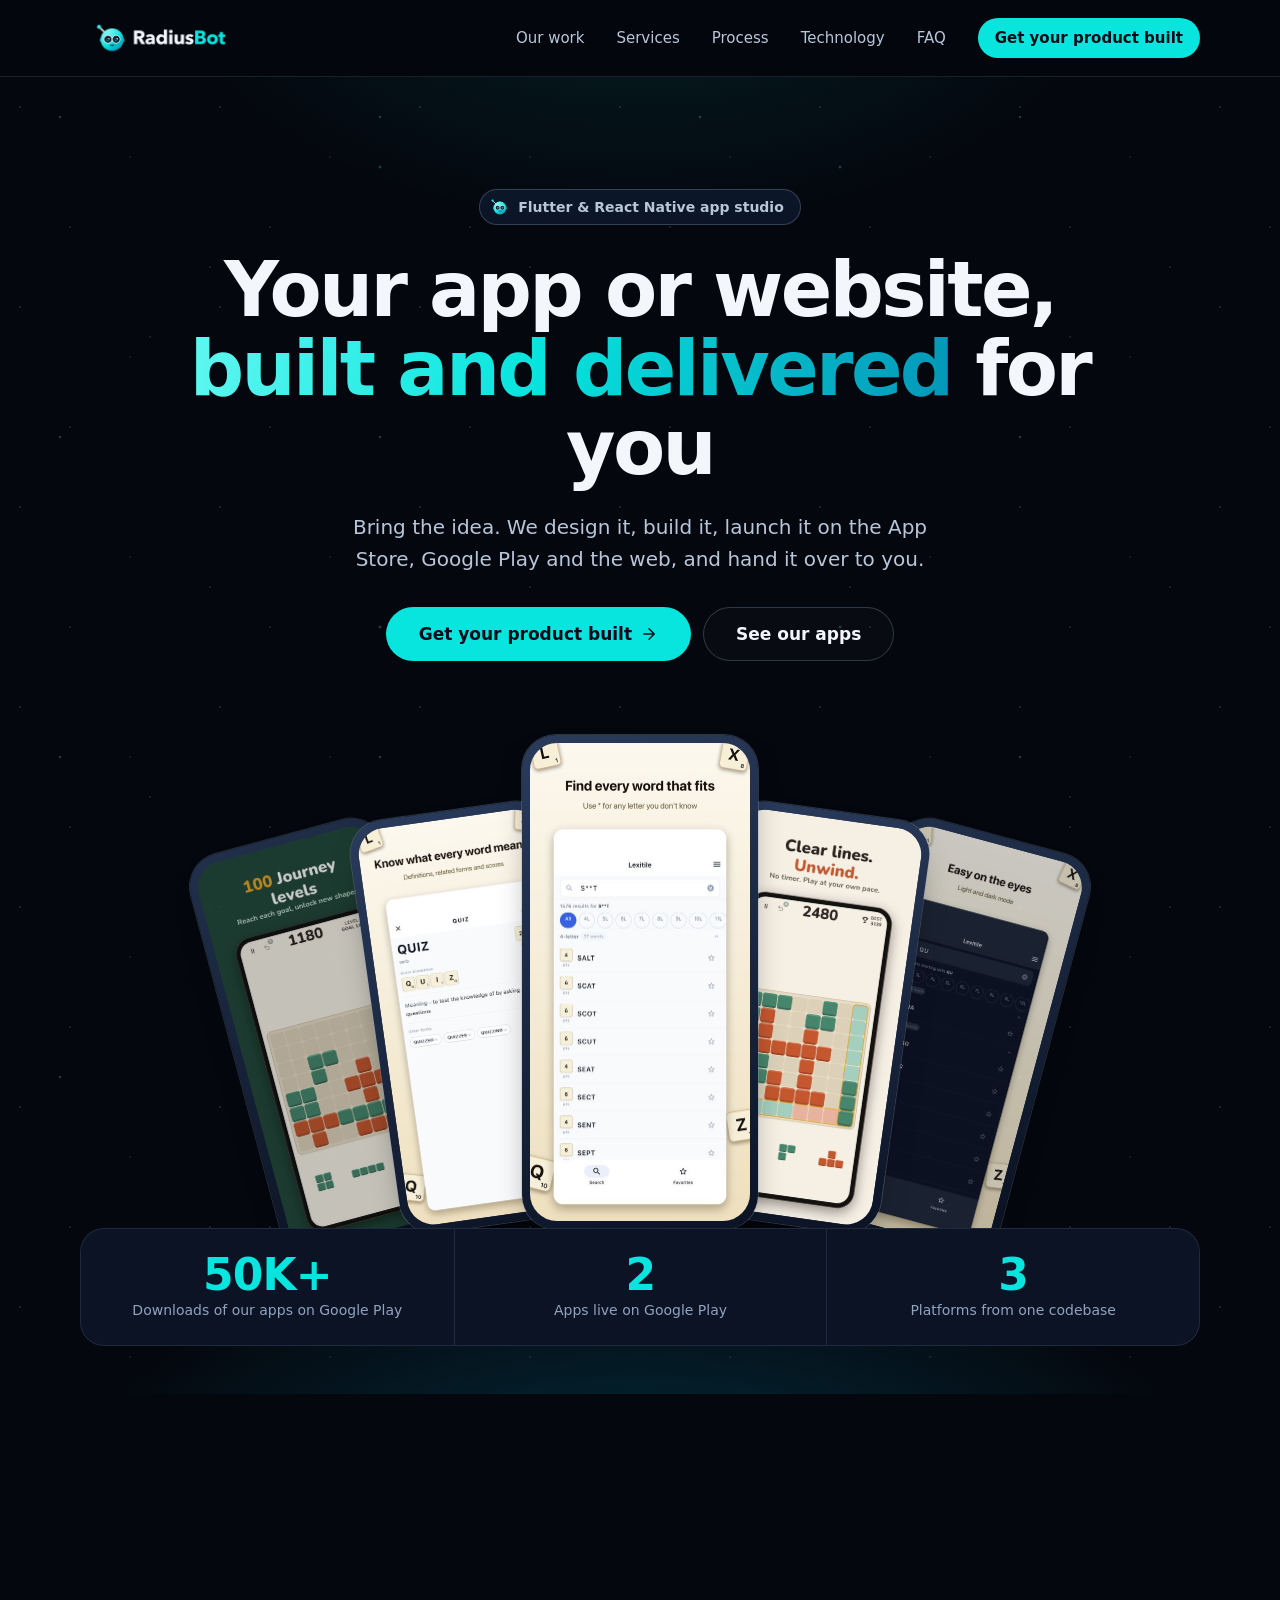
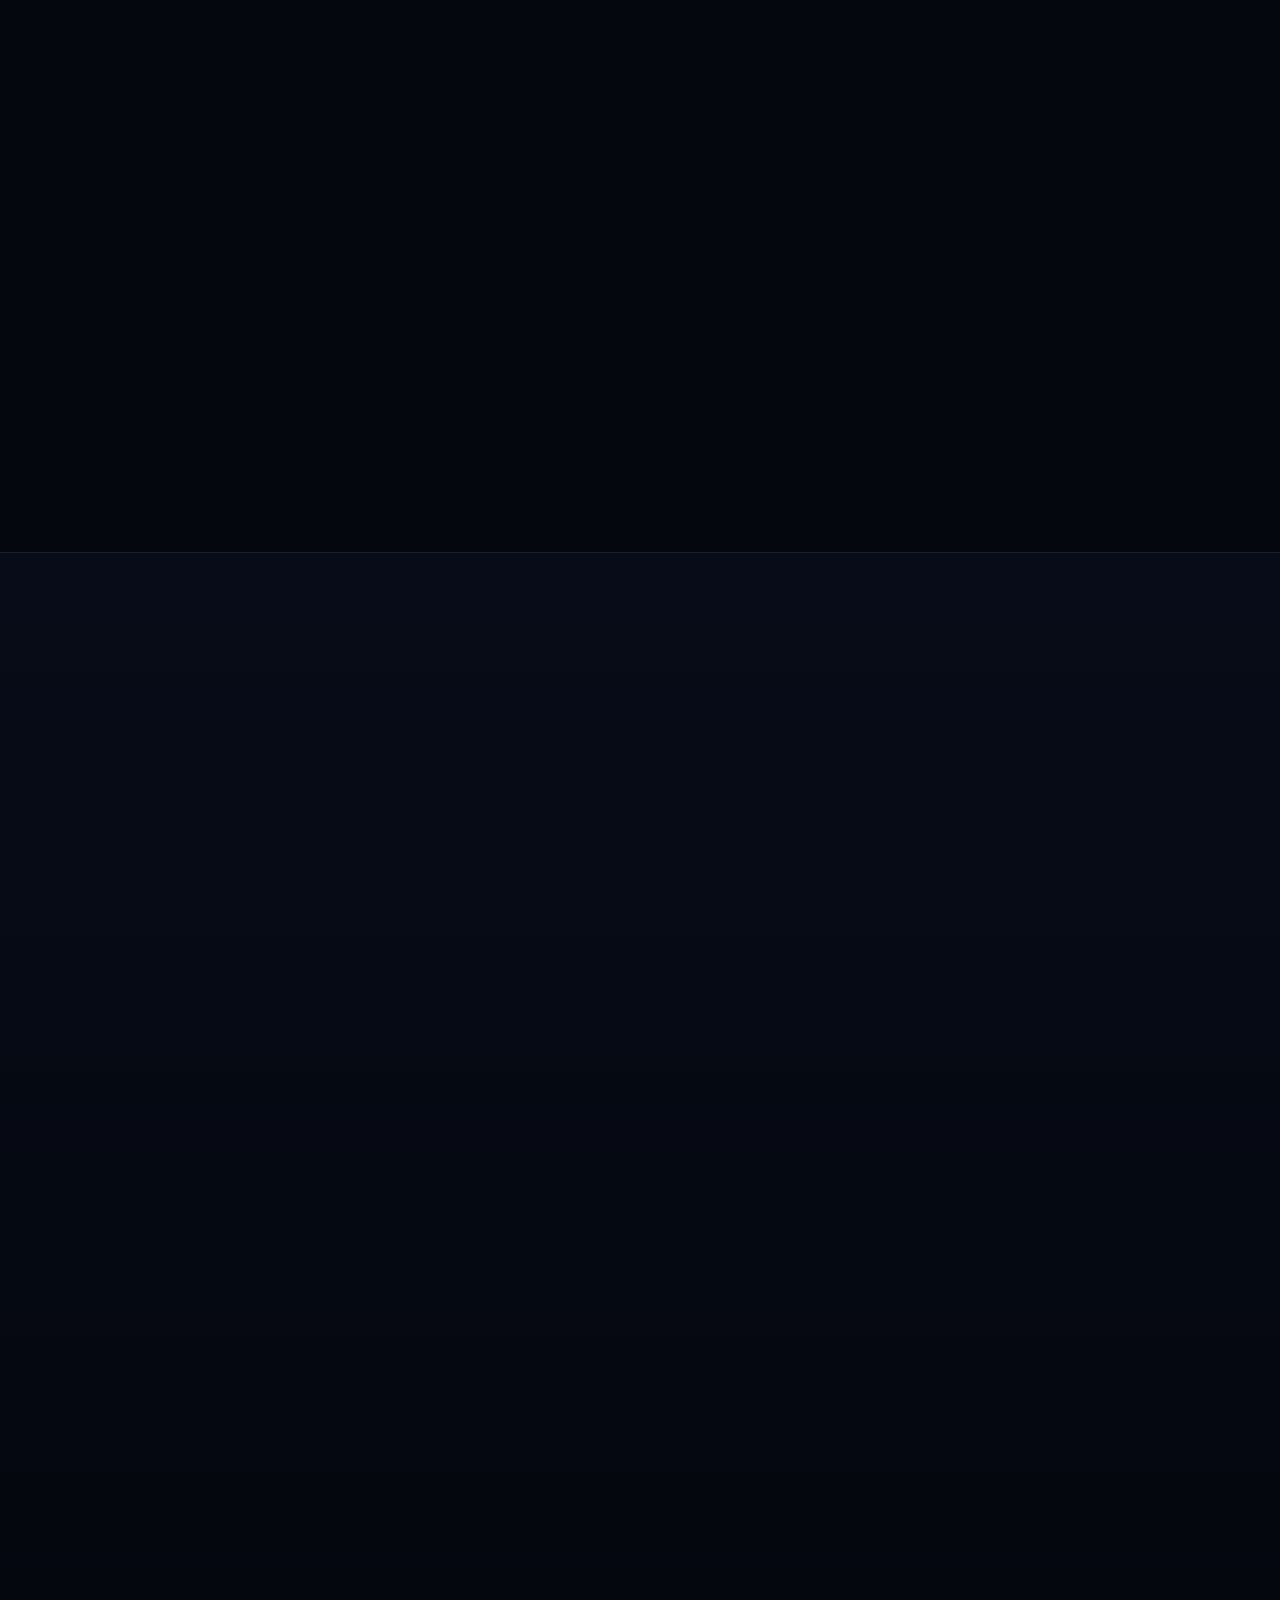
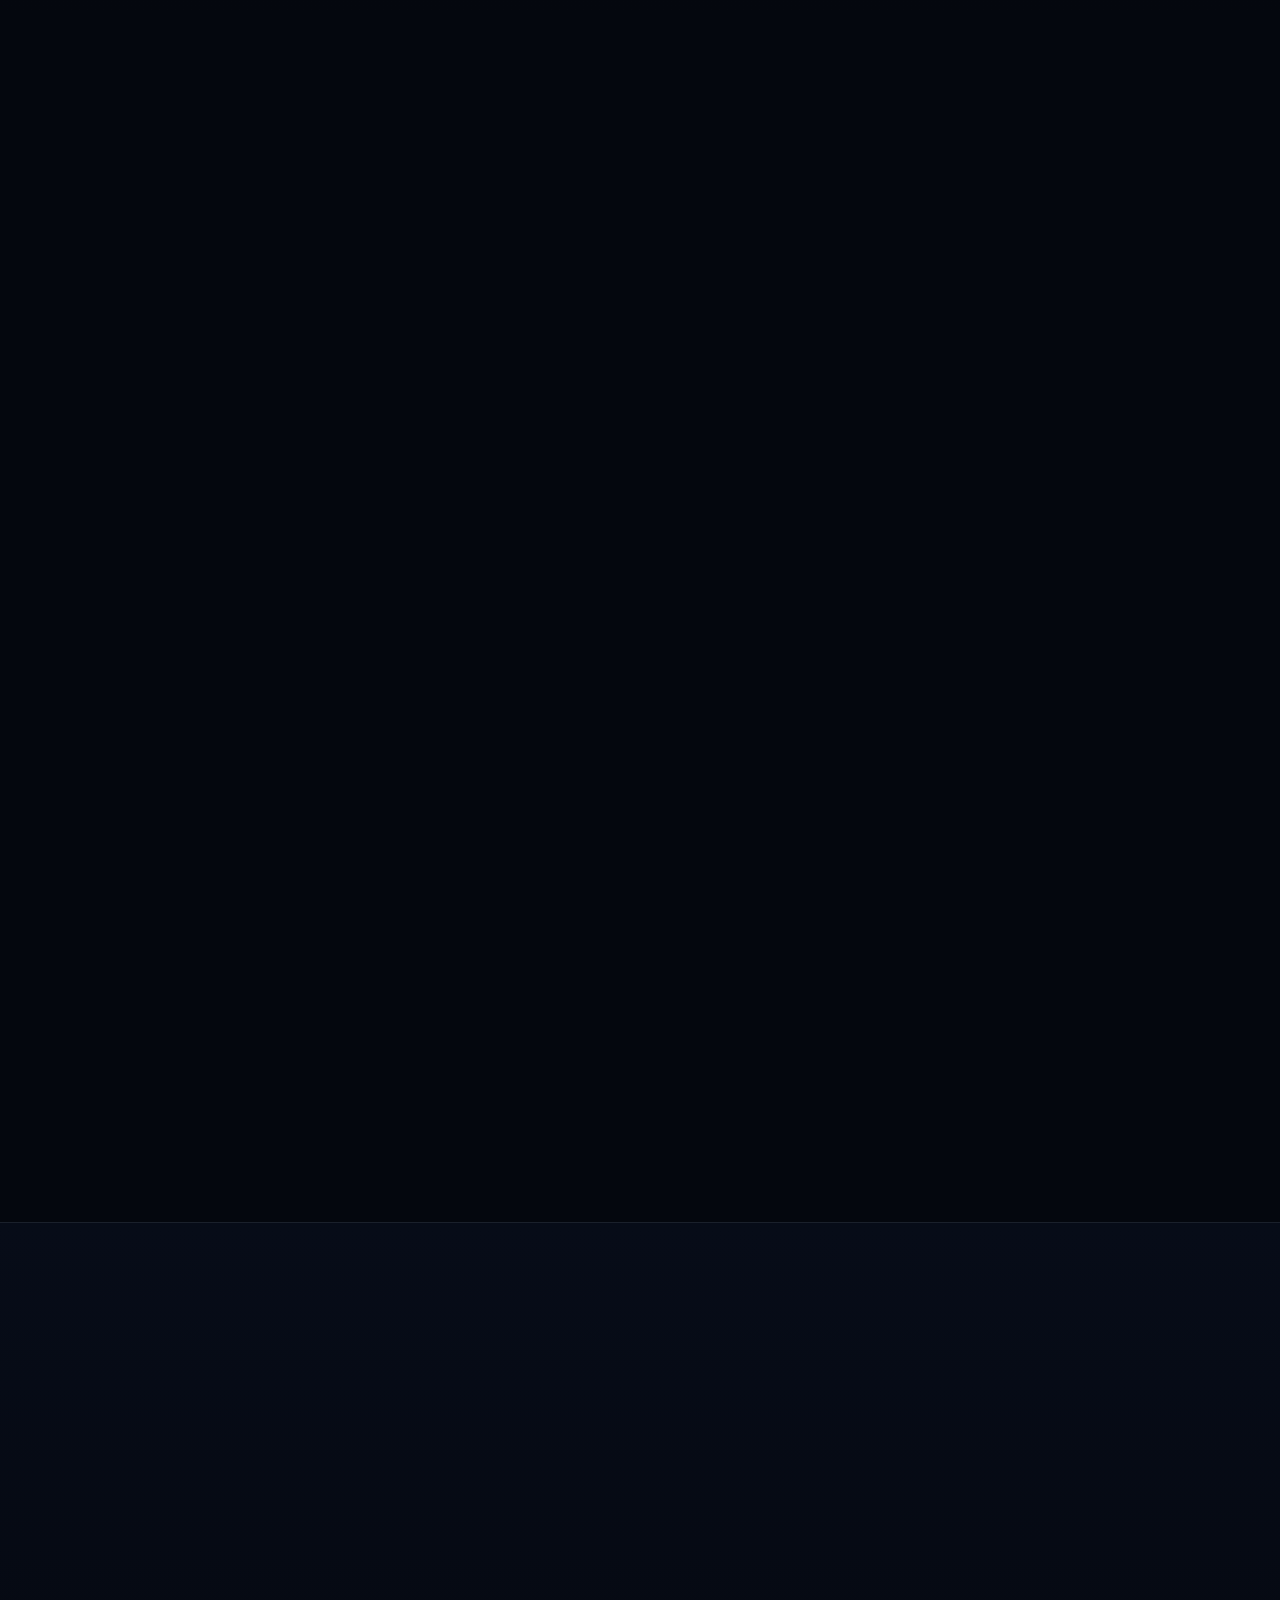
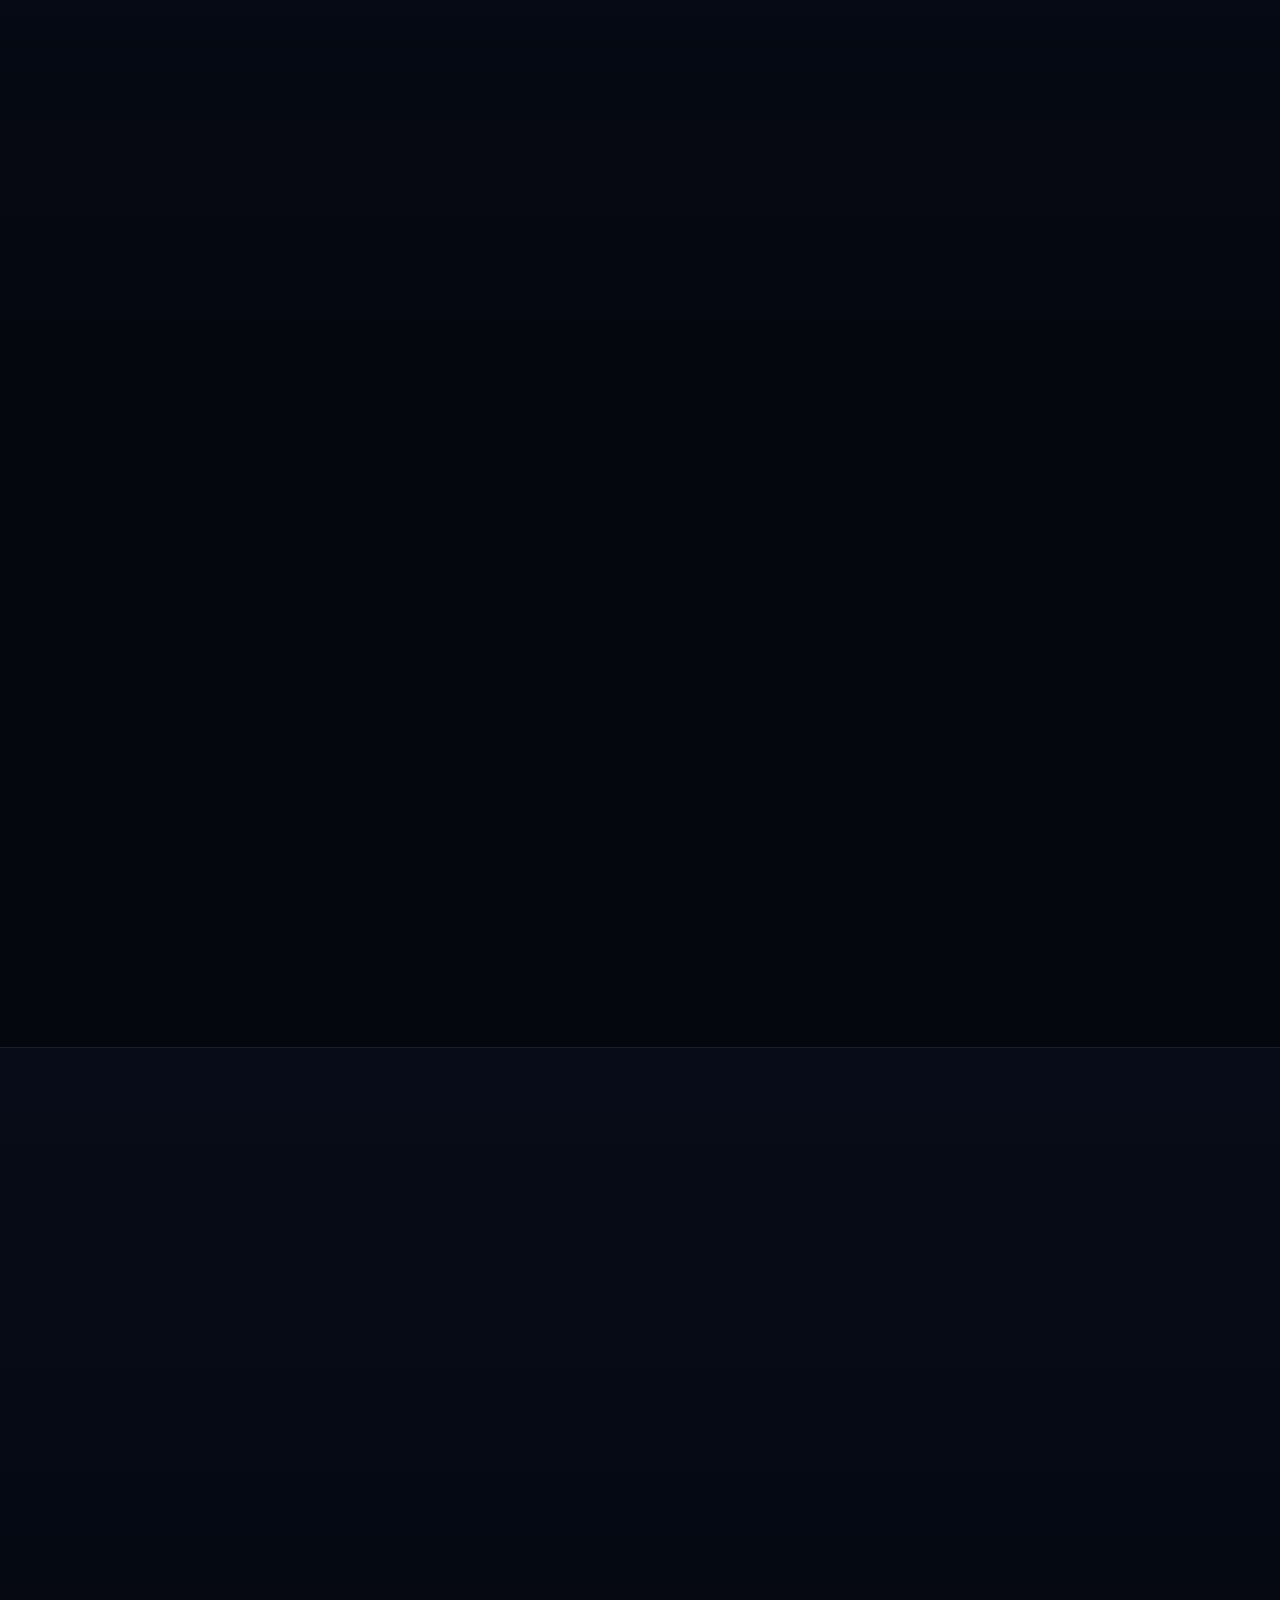
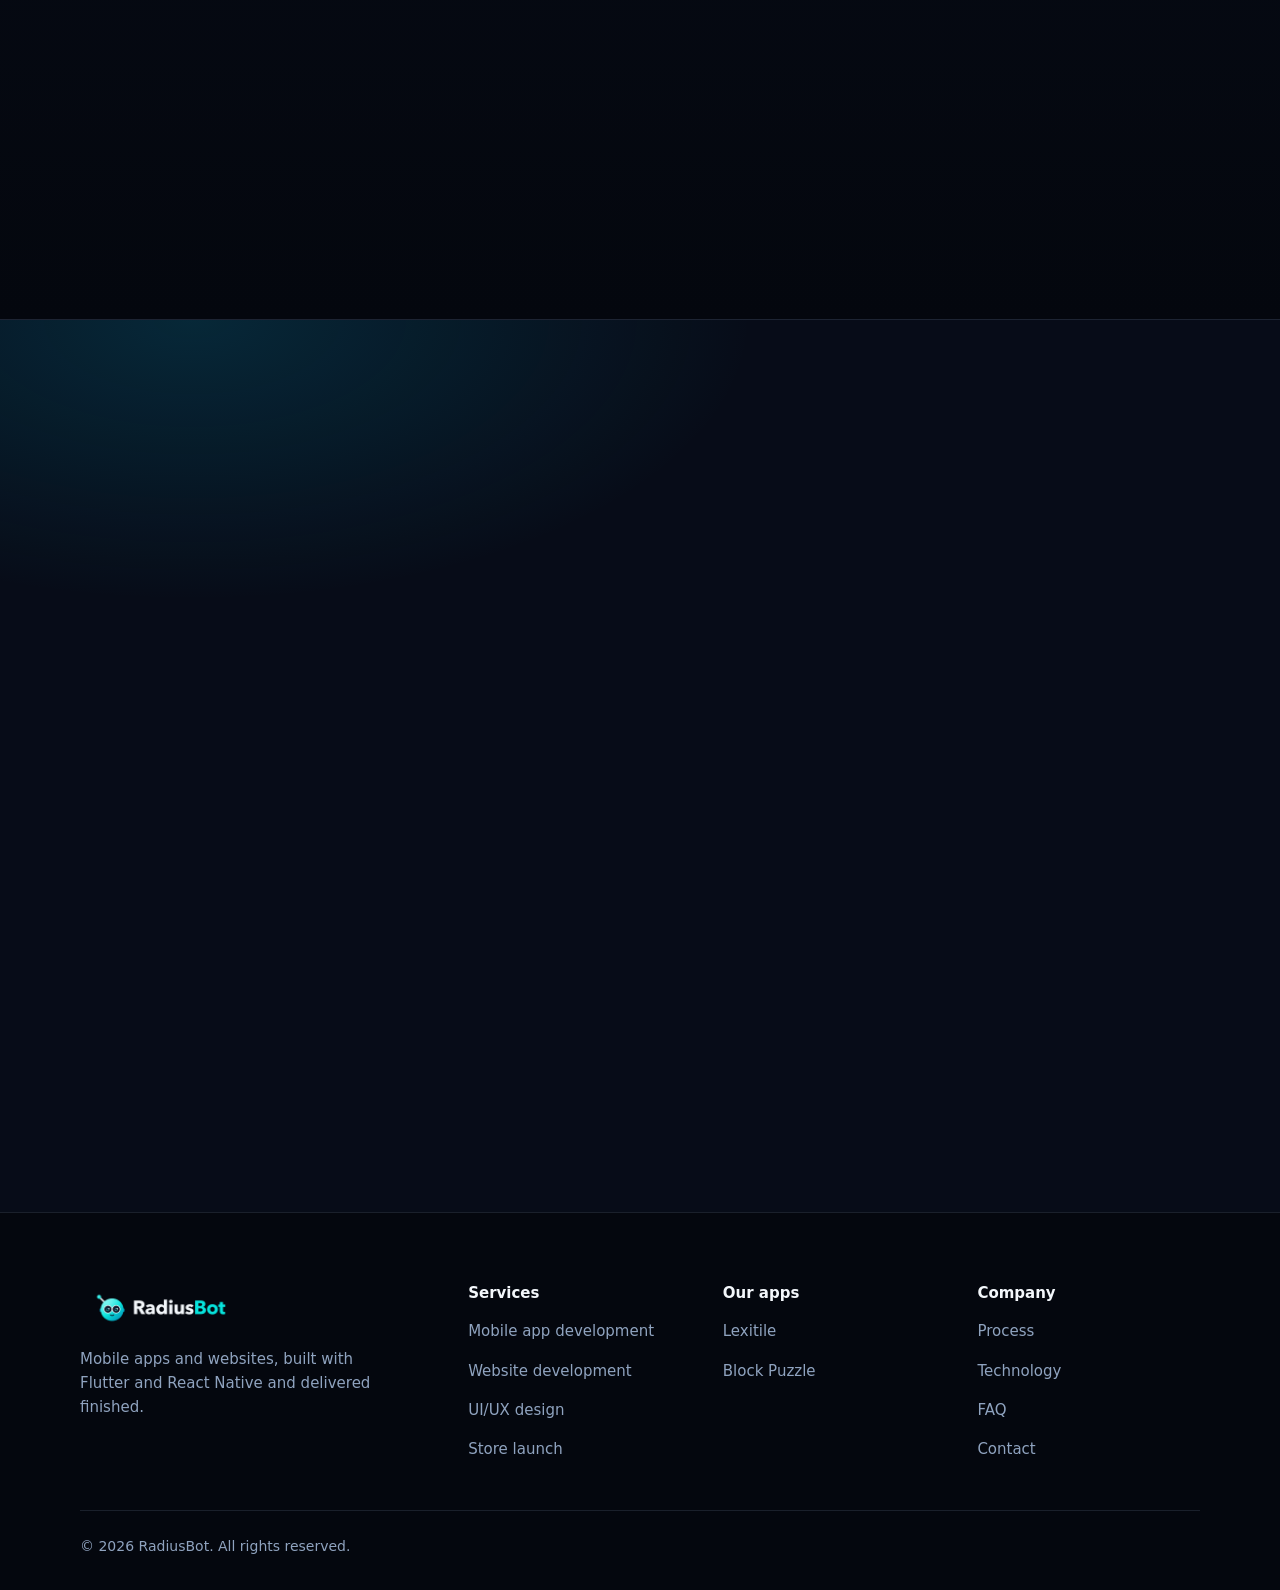
<file: index.html>
<!DOCTYPE html>
<html lang="en">
<head>
    <meta charset="UTF-8">
    <meta name="viewport" content="width=device-width, initial-scale=1">
    <title>RadiusBot | Flutter &amp; React Native App and Website Development</title>
    <meta name="description" content="RadiusBot builds mobile apps and websites with Flutter and React Native, from design to App Store and Google Play launch. Makers of Lexitile and Block Puzzle.">
    <link rel="canonical" href="https://radiusbot.com/">
    <meta name="robots" content="index, follow, max-image-preview:large">
    <meta name="theme-color" content="#070C18">
    <meta http-equiv="Content-Security-Policy" content="default-src 'self'; img-src 'self' data:; style-src 'self'; script-src 'self'; connect-src https://formsubmit.co; form-action https://formsubmit.co mailto:; base-uri 'self'; object-src 'none'">

    <!-- Browser tab and Google Search icon (Google wants a multiple of 48px). -->
    <link rel="icon" href="/assets/favicon-96.png" type="image/png" sizes="96x96">
    <link rel="icon" href="/favicon.ico" sizes="48x48">
    <link rel="icon" href="/favicon.svg" type="image/svg+xml">
    <link rel="icon" href="/assets/icon-192.png" type="image/png" sizes="192x192">
    <link rel="apple-touch-icon" href="/assets/apple-touch-icon.png">
    <link rel="manifest" href="/site.webmanifest">

    <!-- Link previews -->
    <meta property="og:type" content="website">
    <meta property="og:site_name" content="RadiusBot">
    <meta property="og:title" content="RadiusBot | Flutter &amp; React Native App and Website Development">
    <meta property="og:description" content="We build your mobile app or website and deliver it finished: designed, built, launched on the stores and looked after.">
    <meta property="og:url" content="https://radiusbot.com/">
    <meta property="og:image" content="https://radiusbot.com/assets/og-image.png">
    <meta property="og:image:width" content="1200">
    <meta property="og:image:height" content="630">
    <meta property="og:image:alt" content="RadiusBot logo">
    <meta property="og:locale" content="en_US">
    <meta name="twitter:card" content="summary_large_image">
    <meta name="twitter:title" content="RadiusBot | Flutter &amp; React Native App and Website Development">
    <meta name="twitter:description" content="We build your mobile app or website and deliver it finished: designed, built, launched on the stores and looked after.">
    <meta name="twitter:image" content="https://radiusbot.com/assets/og-image.png">

    <!-- Structured data: who we are, what we offer, our apps, and the FAQ. -->
    <script type="application/ld+json">
    {
        "@context": "https://schema.org",
        "@graph": [
            {
                "@type": "Organization",
                "@id": "https://radiusbot.com/#organization",
                "name": "RadiusBot",
                "url": "https://radiusbot.com/",
                "logo": {
                    "@type": "ImageObject",
                    "url": "https://radiusbot.com/assets/icon-512.png",
                    "width": 512,
                    "height": 512
                },
                "description": "RadiusBot builds mobile apps and websites with Flutter and React Native, from design to App Store and Google Play launch.",
                "knowsAbout": ["Flutter", "React Native", "Mobile app development", "Website development", "UI/UX design", "In-app purchases and subscriptions"],
                "makesOffer": [
                    { "@type": "Offer", "itemOffered": { "@type": "Service", "name": "Mobile app development", "description": "iPhone and Android apps built with Flutter or React Native." } },
                    { "@type": "Offer", "itemOffered": { "@type": "Service", "name": "Website development", "description": "Fast, search-friendly websites and web apps." } },
                    { "@type": "Offer", "itemOffered": { "@type": "Service", "name": "UI/UX design", "description": "Screens and flows designed and agreed before development." } },
                    { "@type": "Offer", "itemOffered": { "@type": "Service", "name": "App Store and Google Play launch", "description": "Store listings, review and release." } },
                    { "@type": "Offer", "itemOffered": { "@type": "Service", "name": "App and website maintenance", "description": "Optional ongoing updates, fixes and support for new phone and browser versions after handover." } }
                ]
            },
            {
                "@type": "WebSite",
                "@id": "https://radiusbot.com/#website",
                "name": "RadiusBot",
                "url": "https://radiusbot.com/",
                "publisher": { "@id": "https://radiusbot.com/#organization" },
                "inLanguage": "en"
            },
            {
                "@type": "MobileApplication",
                "name": "Lexitile - Scrabble Dictionary",
                "operatingSystem": "Android",
                "applicationCategory": "ReferenceApplication",
                "description": "Offline word finder and dictionary with wildcard and prefix search, definitions and tile scores.",
                "url": "https://play.google.com/store/apps/details?id=com.financialfreedom.scabble",
                "image": "https://radiusbot.com/assets/apps/lexitile-icon.png",
                "author": { "@id": "https://radiusbot.com/#organization" },
                "offers": { "@type": "Offer", "price": "0", "priceCurrency": "USD" }
            },
            {
                "@type": "MobileApplication",
                "name": "Block Puzzle - Supreme",
                "operatingSystem": "Android",
                "applicationCategory": "GameApplication",
                "description": "A calm 8x8 block puzzle with Journey and Classic modes, no timer, and offline play.",
                "url": "https://play.google.com/store/apps/details?id=com.radiusbot.blockpuzzle",
                "image": "https://radiusbot.com/assets/apps/blockpuzzle-icon.png",
                "author": { "@id": "https://radiusbot.com/#organization" },
                "offers": { "@type": "Offer", "price": "0", "priceCurrency": "USD" }
            },
            {
                "@type": "FAQPage",
                "mainEntity": [
                    { "@type": "Question", "name": "What does RadiusBot build?", "acceptedAnswer": { "@type": "Answer", "text": "Mobile apps for iPhone and Android, and websites. We design, build and launch them, then hand them over to you, with ongoing maintenance if you want it." } },
                    { "@type": "Question", "name": "Which technologies do you use?", "acceptedAnswer": { "@type": "Answer", "text": "Flutter and React Native. Both let one codebase run on iPhone, Android and the web, so you get every platform without paying for three separate apps." } },
                    { "@type": "Question", "name": "Do I need to hire or manage developers?", "acceptedAnswer": { "@type": "Answer", "text": "No. We deliver a finished, working product. You tell us what you want, review the designs and test versions, and we take care of the rest." } },
                    { "@type": "Question", "name": "Will you publish my app on the App Store and Google Play?", "acceptedAnswer": { "@type": "Answer", "text": "Yes. We prepare the store listing, screenshots and privacy details, and take the app through Apple and Google review." } },
                    { "@type": "Question", "name": "Can my app have subscriptions or in-app purchases?", "acceptedAnswer": { "@type": "Answer", "text": "Yes. We set up subscriptions, free trials and one-time purchases on both stores, like the ones in our own app Lexitile." } },
                    { "@type": "Question", "name": "What happens after launch?", "acceptedAnswer": { "@type": "Answer", "text": "You own everything: the app or website, its code, and the store and hosting accounts. If you'd like us to keep looking after it, we offer ongoing maintenance: updates, fixes and support for new phone and browser versions." } },
                    { "@type": "Question", "name": "How do we get started?", "acceptedAnswer": { "@type": "Answer", "text": "Send us a message through the form on this page. We reply within one business day with questions and next steps." } }
                ]
            }
        ]
    }
    </script>

    <link rel="preload" as="image" href="/assets/apps/lexitile-search.jpg">
    <link rel="stylesheet" href="/styles.css?v=0fb90d191b">
    <script src="/main.js?v=95db115299" defer></script>
</head>
<body>
    <!-- Icon sprite: 24px grid, 2px stroke. -->
    <svg class="sprite" aria-hidden="true">
        <symbol id="i-arrow" viewBox="0 0 24 24"><path d="M5 12h14M12 5l7 7-7 7"/></symbol>
        <symbol id="i-check" viewBox="0 0 24 24"><path d="M20 6 9 17l-5-5"/></symbol>
        <symbol id="i-globe" viewBox="0 0 24 24"><circle cx="12" cy="12" r="10"/><path d="M12 2a14.5 14.5 0 0 0 0 20 14.5 14.5 0 0 0 0-20M2 12h20"/></symbol>
        <symbol id="i-phone" viewBox="0 0 24 24"><rect x="5" y="2" width="14" height="20" rx="3"/><path d="M11 18h2"/></symbol>
        <symbol id="i-shield" viewBox="0 0 24 24"><path d="M12 22s8-3.5 8-10V5l-8-3-8 3v7c0 6.5 8 10 8 10z"/><path d="m9 12 2 2 4-4"/></symbol>
        <symbol id="i-send" viewBox="0 0 24 24"><path d="m22 2-7 20-4-9-9-4 20-7zM22 2 11 13"/></symbol>
        <symbol id="i-menu" viewBox="0 0 24 24"><path d="M4 6h16M4 12h16M4 18h16"/></symbol>
        <symbol id="i-close" viewBox="0 0 24 24"><path d="M18 6 6 18M6 6l12 12"/></symbol>
        <symbol id="i-clock" viewBox="0 0 24 24"><circle cx="12" cy="12" r="10"/><path d="M12 6v6l4 2"/></symbol>
        <symbol id="i-play" viewBox="0 0 24 24"><path class="fill" d="M6 3.5v17a1 1 0 0 0 1.5.86l14-8.5a1 1 0 0 0 0-1.72l-14-8.5A1 1 0 0 0 6 3.5z"/></symbol>
        <symbol id="i-pen" viewBox="0 0 24 24"><path d="M12 20h9"/><path d="M16.5 3.5a2.1 2.1 0 0 1 3 3L7 19l-4 1 1-4z"/></symbol>
        <symbol id="i-rocket" viewBox="0 0 24 24"><path d="M4.5 16.5c-1.5 1.26-2 5-2 5s3.74-.5 5-2c.71-.84.7-2.13-.09-2.91a2.18 2.18 0 0 0-2.91-.09z"/><path d="m12 15-3-3a22 22 0 0 1 2-3.95A12.88 12.88 0 0 1 22 2c0 2.72-.78 7.5-6 11a22.35 22.35 0 0 1-4 2z"/><path d="M9 12H4s.55-3.03 2-4c1.62-1.08 5 0 5 0M12 15v5s3.03-.55 4-2c1.08-1.62 0-5 0-5"/></symbol>
        <symbol id="i-card" viewBox="0 0 24 24"><rect x="2" y="5" width="20" height="14" rx="2"/><path d="M2 10h20M6 15h4"/></symbol>
        <symbol id="i-wrench" viewBox="0 0 24 24"><path d="M14.7 6.3a1 1 0 0 0 0 1.4l1.6 1.6a1 1 0 0 0 1.4 0l3.77-3.77a6 6 0 0 1-7.94 7.94l-6.91 6.91a2.12 2.12 0 0 1-3-3l6.91-6.91a6 6 0 0 1 7.94-7.94l-3.76 3.76z"/></symbol>
        <symbol id="i-layers" viewBox="0 0 24 24"><path d="m12 2 10 5-10 5L2 7l10-5z"/><path d="m2 17 10 5 10-5M2 12l10 5 10-5"/></symbol>
        <symbol id="i-box" viewBox="0 0 24 24"><path d="M21 8 12 3 3 8v8l9 5 9-5V8z"/><path d="m3 8 9 5 9-5M12 13v8"/></symbol>
        <symbol id="i-search" viewBox="0 0 24 24"><circle cx="11" cy="11" r="7"/><path d="m21 21-4.3-4.3"/></symbol>
        <symbol id="i-message" viewBox="0 0 24 24"><path d="M21 15a2 2 0 0 1-2 2H7l-4 4V5a2 2 0 0 1 2-2h14a2 2 0 0 1 2 2z"/></symbol>
        <symbol id="i-plus" viewBox="0 0 24 24"><path d="M12 5v14M5 12h14"/></symbol>
        <!-- Framework marks. -->
        <symbol id="logo-flutter" viewBox="0 0 24 24"><path class="fill" d="M14.31 0 2.3 12 6 15.7 21.68.01h-7.37zm.02 11.07L7.86 17.53 14.33 24h7.37l-6.46-6.47 6.46-6.46z"/></symbol>
        <symbol id="logo-react" viewBox="-12 -11 24 22"><circle class="fill" r="2"/><g stroke-width="1"><ellipse rx="11" ry="4.2"/><ellipse rx="11" ry="4.2" transform="rotate(60)"/><ellipse rx="11" ry="4.2" transform="rotate(120)"/></g></symbol>
    </svg>

    <a class="skip-link" href="#main">Skip to content</a>

    <header class="site-header">
        <div class="container header-row">
            <a href="/" class="brand" aria-label="RadiusBot home">
                <img src="/assets/lockup-on-dark.png" width="160" height="48" alt="RadiusBot">
            </a>
            <nav class="nav" aria-label="Main">
                <a href="#work">Our work</a>
                <a href="#services">Services</a>
                <a href="#process">Process</a>
                <a href="#tech">Technology</a>
                <a href="#faq">FAQ</a>
                <a href="#contact" class="button button-primary button-small">Get your product built</a>
            </nav>
            <button class="menu-toggle" type="button" aria-controls="mobile-nav" aria-expanded="false" aria-label="Open menu">
                <svg class="icon" aria-hidden="true"><use href="#i-menu"/></svg>
            </button>
        </div>
        <nav id="mobile-nav" class="mobile-nav" aria-label="Main" hidden>
            <a href="#work">Our work</a>
            <a href="#services">Services</a>
            <a href="#process">Process</a>
            <a href="#tech">Technology</a>
            <a href="#faq">FAQ</a>
            <a href="#contact" class="button button-primary">Get your product built</a>
        </nav>
    </header>

    <main id="main">
        <!-- ================================================================ HERO -->
        <section class="hero" aria-labelledby="hero-title">
            <div class="stars" aria-hidden="true"></div>
            <div class="container hero-inner">
                <p class="pill">
                    <img src="/assets/mark.svg" width="20" height="20" alt="">
                    Flutter &amp; React Native app studio
                </p>
                <h1 id="hero-title">
                    Your app or website,
                    <span class="accent">built and delivered</span>
                    for you
                </h1>
                <p class="hero-sub">
                    Bring the idea. We design it, build it, launch it on the App Store,
                    Google Play and the web, and hand it over to you.
                </p>
                <div class="hero-actions">
                    <a href="#contact" class="button button-primary button-large">
                        Get your product built
                        <svg class="icon" aria-hidden="true"><use href="#i-arrow"/></svg>
                    </a>
                    <a href="#work" class="button button-ghost button-large">See our apps</a>
                </div>
            </div>

            <div class="phone-fan" aria-label="Screens from our apps Lexitile and Block Puzzle">
                <figure class="fan-phone fan-1"><img src="/assets/apps/blockpuzzle-journey.jpg" width="440" height="957" alt="Block Puzzle Journey mode"></figure>
                <figure class="fan-phone fan-2"><img src="/assets/apps/lexitile-word.jpg" width="440" height="957" alt="Lexitile word definition"></figure>
                <figure class="fan-phone fan-3"><img src="/assets/apps/lexitile-search.jpg" width="440" height="957" alt="Lexitile wildcard search"></figure>
                <figure class="fan-phone fan-4"><img src="/assets/apps/blockpuzzle-board.jpg" width="440" height="957" alt="Block Puzzle board"></figure>
                <figure class="fan-phone fan-5"><img src="/assets/apps/lexitile-dark.jpg" width="440" height="957" alt="Lexitile in dark mode"></figure>
            </div>

            <div class="container">
                <dl class="stats">
                    <div class="stat">
                        <dt>Downloads of our apps on Google Play</dt>
                        <dd>50K+</dd>
                    </div>
                    <div class="stat">
                        <dt>Apps live on Google Play</dt>
                        <dd>2</dd>
                    </div>
                    <div class="stat">
                        <dt>Platforms from one codebase</dt>
                        <dd>3</dd>
                    </div>
                </dl>
            </div>
        </section>

        <!-- ============================================================ PROMISE -->
        <section class="promise" aria-labelledby="promise-title">
            <div class="container promise-inner">
                <h2 id="promise-title">A finished product. <span class="muted">Not developers to manage.</span></h2>
                <p>
                    You don't hire anyone or run a team. You tell us what you want, approve the
                    designs, try test versions as we go, and get a working app or website that's
                    live for your customers.
                </p>
                <a href="#process" class="button button-light">See how it works</a>
            </div>
        </section>

        <!-- =============================================================== WORK -->
        <section id="work" class="section" aria-labelledby="work-title">
            <div class="container">
                <div class="section-head split-head">
                    <div>
                        <p class="kicker">Our work</p>
                        <h2 id="work-title">Apps we built, launched and run</h2>
                    </div>
                    <p>Both are live on Google Play, built with Flutter, and looked after by us. Your product gets the same care.</p>
                </div>

                <article class="showcase showcase-lexitile">
                    <div class="showcase-copy">
                        <div class="showcase-title">
                            <img src="/assets/apps/lexitile-icon.png" width="64" height="64" alt="Lexitile app icon" loading="lazy">
                            <div>
                                <h3>Lexitile - Scrabble Dictionary</h3>
                                <p>Word game dictionary</p>
                            </div>
                        </div>
                        <ul class="tags" aria-label="Platforms and technology">
                            <li class="tag tag-accent">Built with Flutter</li>
                            <li class="tag tag-accent">50K+ downloads</li>
                            <li class="tag">Android</li>
                            <li class="tag">Subscriptions</li>
                            <li class="tag">Works offline</li>
                        </ul>
                        <p class="showcase-text">
                            A fast, offline word finder for word game players. Type a pattern,
                            use * for any unknown letter, and see every word that fits, with its
                            meaning and score.
                        </p>
                        <ul class="feature-list">
                            <li><svg class="icon" aria-hidden="true"><use href="#i-search"/></svg>Wildcard and prefix search across 191,454 words</li>
                            <li><svg class="icon" aria-hidden="true"><use href="#i-layers"/></svg>Definitions, related forms and tile-by-tile scores</li>
                            <li><svg class="icon" aria-hidden="true"><use href="#i-card"/></svg>Yearly, weekly and lifetime plans with a free trial</li>
                        </ul>
                        <div class="showcase-actions">
                            <a class="button button-primary" href="https://play.google.com/store/apps/details?id=com.financialfreedom.scabble" target="_blank" rel="noopener">
                                <svg class="icon" aria-hidden="true"><use href="#i-play"/></svg>Get it on Google Play
                            </a>
                            <span class="soon"><svg class="icon" aria-hidden="true"><use href="#i-clock"/></svg>App Store: coming soon</span>
                        </div>
                        <a class="privacy-link" href="https://radiusbot.github.io/lexitile/" target="_blank" rel="noopener">
                            <svg class="icon" aria-hidden="true"><use href="#i-shield"/></svg>Lexitile privacy policy
                        </a>
                    </div>
                    <div class="showcase-media" aria-hidden="true">
                        <img src="/assets/apps/lexitile-tiles.jpg" width="440" height="957" loading="lazy" alt="">
                        <img src="/assets/apps/lexitile-word.jpg" width="440" height="957" loading="lazy" alt="">
                    </div>
                </article>

                <article class="showcase showcase-blockpuzzle">
                    <div class="showcase-copy">
                        <div class="showcase-title">
                            <img src="/assets/apps/blockpuzzle-icon.png" width="64" height="64" alt="Block Puzzle app icon" loading="lazy">
                            <div>
                                <h3>Block Puzzle - Supreme</h3>
                                <p>Casual puzzle game</p>
                            </div>
                        </div>
                        <ul class="tags" aria-label="Platforms and technology">
                            <li class="tag tag-accent">Built with Flutter</li>
                            <li class="tag">Android</li>
                            <li class="tag">Phones &amp; tablets</li>
                            <li class="tag">Works offline</li>
                        </ul>
                        <p class="showcase-text">
                            A calm 8&times;8 block puzzle. Drag pieces onto the board, clear rows
                            and columns, and play at your own pace: no timer, no rush.
                        </p>
                        <ul class="feature-list">
                            <li><svg class="icon" aria-hidden="true"><use href="#i-layers"/></svg>Journey mode with 100 levels, plus endless Classic</li>
                            <li><svg class="icon" aria-hidden="true"><use href="#i-wrench"/></svg>Undo, automatic saving and offline play</li>
                            <li><svg class="icon" aria-hidden="true"><use href="#i-pen"/></svg>Light and dark themes, colorblind patterns</li>
                        </ul>
                        <div class="showcase-actions">
                            <a class="button button-primary" href="https://play.google.com/store/apps/details?id=com.radiusbot.blockpuzzle" target="_blank" rel="noopener">
                                <svg class="icon" aria-hidden="true"><use href="#i-play"/></svg>Get it on Google Play
                            </a>
                            <span class="soon"><svg class="icon" aria-hidden="true"><use href="#i-clock"/></svg>App Store: coming soon</span>
                        </div>
                        <a class="privacy-link" href="https://radiusbot.github.io/blockpuzzle/" target="_blank" rel="noopener">
                            <svg class="icon" aria-hidden="true"><use href="#i-shield"/></svg>Block Puzzle privacy policy
                        </a>
                    </div>
                    <div class="showcase-media" aria-hidden="true">
                        <img src="/assets/apps/blockpuzzle-dark.jpg" width="440" height="957" loading="lazy" alt="">
                        <img src="/assets/apps/blockpuzzle-colorblind.jpg" width="440" height="957" loading="lazy" alt="">
                    </div>
                </article>
            </div>
        </section>

        <!-- =========================================================== SERVICES -->
        <section id="services" class="section section-raised" aria-labelledby="services-title">
            <div class="container">
                <div class="section-head split-head">
                    <div>
                        <p class="kicker">Services</p>
                        <h2 id="services-title">Mobile app and website development, end to end</h2>
                    </div>
                    <p>Everything it takes to go from an idea to a product your customers can download or visit, in one place.</p>
                </div>

                <ul class="service-grid">
                    <li class="service">
                        <span class="service-icon"><svg class="icon" aria-hidden="true"><use href="#i-phone"/></svg></span>
                        <h3>Mobile app development</h3>
                        <p>One app for iPhone and Android, built with Flutter or React Native. Smooth, reliable and fast to update.</p>
                    </li>
                    <li class="service">
                        <span class="service-icon"><svg class="icon" aria-hidden="true"><use href="#i-globe"/></svg></span>
                        <h3>Website development</h3>
                        <p>Company sites, landing pages and web apps that load fast on phones and are easy to find on Google.</p>
                    </li>
                    <li class="service">
                        <span class="service-icon"><svg class="icon" aria-hidden="true"><use href="#i-pen"/></svg></span>
                        <h3>UI/UX design</h3>
                        <p>Clear screens and simple flows, designed and agreed with you before any code is written.</p>
                    </li>
                    <li class="service">
                        <span class="service-icon"><svg class="icon" aria-hidden="true"><use href="#i-rocket"/></svg></span>
                        <h3>App Store &amp; Google Play launch</h3>
                        <p>Store listings, screenshots, privacy details and review. We take your app all the way to "live".</p>
                    </li>
                    <li class="service">
                        <span class="service-icon"><svg class="icon" aria-hidden="true"><use href="#i-card"/></svg></span>
                        <h3>Subscriptions &amp; in-app purchases</h3>
                        <p>Free trials, subscriptions and one-time purchases on both stores, so your app can earn from day one.</p>
                    </li>
                    <li class="service">
                        <span class="service-icon"><svg class="icon" aria-hidden="true"><use href="#i-wrench"/></svg></span>
                        <h3>Handover &amp; maintenance</h3>
                        <p>You get the code and the store and hosting accounts. Want us to keep it updated? Add ongoing maintenance.</p>
                    </li>
                </ul>
            </div>
        </section>

        <!-- ========================================================= CTA BANNER -->
        <section class="banner-wrap" aria-labelledby="banner-title">
            <div class="container">
                <div class="banner">
                    <div class="banner-copy">
                        <h2 id="banner-title">Got an idea for an app or website?</h2>
                        <p>Tell us about it. We reply within one business day with questions and next steps.</p>
                        <a href="#contact" class="button button-primary button-large">
                            Get your product built
                            <svg class="icon" aria-hidden="true"><use href="#i-arrow"/></svg>
                        </a>
                    </div>
                    <img class="banner-mark" src="/assets/mark.svg" width="240" height="240" alt="" loading="lazy">
                </div>
            </div>
        </section>

        <!-- ============================================================ PROCESS -->
        <section id="process" class="section" aria-labelledby="process-title">
            <div class="container">
                <div class="section-head centered">
                    <p class="kicker">Process</p>
                    <h2 id="process-title">From idea to finished product in four steps</h2>
                </div>

                <div class="process" data-tabs>
                    <div class="process-tabs" role="tablist" aria-label="Steps">
                        <button type="button" role="tab" id="tab-1" aria-controls="step-1" aria-selected="true"><span>01</span>Plan</button>
                        <button type="button" role="tab" id="tab-2" aria-controls="step-2" aria-selected="false" tabindex="-1"><span>02</span>Design</button>
                        <button type="button" role="tab" id="tab-3" aria-controls="step-3" aria-selected="false" tabindex="-1"><span>03</span>Build &amp; test</button>
                        <button type="button" role="tab" id="tab-4" aria-controls="step-4" aria-selected="false" tabindex="-1"><span>04</span>Launch &amp; handover</button>
                    </div>

                    <div class="process-panel" role="tabpanel" id="step-1" aria-labelledby="tab-1">
                        <div>
                            <h3>Plan</h3>
                            <ul class="check-list">
                                <li><svg class="icon" aria-hidden="true"><use href="#i-check"/></svg><span><strong>Your goals:</strong> we learn who it's for and what it must do.</span></li>
                                <li><svg class="icon" aria-hidden="true"><use href="#i-check"/></svg><span><strong>A clear plan:</strong> the features, the platforms and the order we'll build them in.</span></li>
                            </ul>
                        </div>
                        <span class="panel-icon"><svg class="icon" aria-hidden="true"><use href="#i-message"/></svg></span>
                    </div>
                    <div class="process-panel" role="tabpanel" id="step-2" aria-labelledby="tab-2">
                        <div>
                            <h3>Design</h3>
                            <ul class="check-list">
                                <li><svg class="icon" aria-hidden="true"><use href="#i-check"/></svg><span><strong>See it first:</strong> you get the screens before any code is written.</span></li>
                                <li><svg class="icon" aria-hidden="true"><use href="#i-check"/></svg><span><strong>Shape it together:</strong> we refine the design until it's right for your customers.</span></li>
                            </ul>
                        </div>
                        <span class="panel-icon"><svg class="icon" aria-hidden="true"><use href="#i-pen"/></svg></span>
                    </div>
                    <div class="process-panel" role="tabpanel" id="step-3" aria-labelledby="tab-3">
                        <div>
                            <h3>Build &amp; test</h3>
                            <ul class="check-list">
                                <li><svg class="icon" aria-hidden="true"><use href="#i-check"/></svg><span><strong>Short rounds:</strong> we build in steps and share a working version you can try.</span></li>
                                <li><svg class="icon" aria-hidden="true"><use href="#i-check"/></svg><span><strong>Tested on real devices:</strong> phones, tablets and browsers, before anything ships.</span></li>
                            </ul>
                        </div>
                        <span class="panel-icon"><svg class="icon" aria-hidden="true"><use href="#i-box"/></svg></span>
                    </div>
                    <div class="process-panel" role="tabpanel" id="step-4" aria-labelledby="tab-4">
                        <div>
                            <h3>Launch &amp; handover</h3>
                            <ul class="check-list">
                                <li><svg class="icon" aria-hidden="true"><use href="#i-check"/></svg><span><strong>Go live:</strong> we publish to the App Store, Google Play or the web, and handle review.</span></li>
                                <li><svg class="icon" aria-hidden="true"><use href="#i-check"/></svg><span><strong>Hand over:</strong> you get the code and the accounts. Maintenance is there if you want us to stay on.</span></li>
                            </ul>
                        </div>
                        <span class="panel-icon"><svg class="icon" aria-hidden="true"><use href="#i-rocket"/></svg></span>
                    </div>
                </div>
            </div>
        </section>

        <!-- =============================================================== TECH -->
        <section id="tech" class="section section-raised" aria-labelledby="tech-title">
            <div class="container">
                <div class="section-head centered">
                    <p class="kicker">Technology</p>
                    <h2 id="tech-title">Built with Flutter and React Native</h2>
                    <p>Two proven ways to ship one product to iPhone, Android and the web from a single codebase. We pick the one that fits your project.</p>
                </div>

                <div class="tech-grid">
                    <article class="tech-card">
                        <svg class="tech-logo tech-flutter" aria-hidden="true"><use href="#logo-flutter"/></svg>
                        <h3>Flutter</h3>
                        <p>Google's toolkit for fast, good-looking apps from one codebase. Lexitile and Block Puzzle are built with it.</p>
                        <ul class="tags"><li class="tag">iPhone</li><li class="tag">Android</li><li class="tag">Web</li></ul>
                    </article>
                    <article class="tech-card">
                        <svg class="tech-logo tech-react" aria-hidden="true"><use href="#logo-react"/></svg>
                        <h3>React Native</h3>
                        <p>Meta's framework for native iPhone and Android apps in JavaScript, sharing code with React websites.</p>
                        <ul class="tags"><li class="tag">iPhone</li><li class="tag">Android</li><li class="tag">Web</li></ul>
                    </article>
                </div>
            </div>
        </section>

        <!-- ============================================================ WHY US -->
        <section class="section" aria-labelledby="why-title">
            <div class="container">
                <div class="section-head centered">
                    <p class="kicker">Why RadiusBot</p>
                    <h2 id="why-title">What you can count on</h2>
                </div>
                <ul class="why-grid">
                    <li class="why">
                        <span class="why-number">01</span>
                        <h3>A finished product</h3>
                        <p>You get a working app or website, live for your customers. No developers to hire or manage.</p>
                    </li>
                    <li class="why">
                        <span class="why-number">02</span>
                        <h3>Every platform, one build</h3>
                        <p>One codebase covers iPhone, Android and the web, so updates reach everyone at once.</p>
                    </li>
                    <li class="why">
                        <span class="why-number">03</span>
                        <h3>We've shipped our own</h3>
                        <p>We build, launch and run our own apps on Google Play, so we know the whole road to "live".</p>
                    </li>
                    <li class="why">
                        <span class="why-number">04</span>
                        <h3>Privacy taken seriously</h3>
                        <p>Every app we ship comes with a clear privacy policy, so its users know exactly what's collected and why.</p>
                    </li>
                </ul>
            </div>
        </section>

        <!-- ================================================================ FAQ -->
        <section id="faq" class="section section-raised" aria-labelledby="faq-title">
            <div class="container faq-wrap">
                <div class="section-head centered">
                    <p class="kicker">FAQ</p>
                    <h2 id="faq-title">Questions, answered</h2>
                </div>
                <div class="faq">
                    <details>
                        <summary>What does RadiusBot build?<svg class="icon" aria-hidden="true"><use href="#i-plus"/></svg></summary>
                        <p>Mobile apps for iPhone and Android, and websites. We design, build and launch them, then hand them over to you, with ongoing maintenance if you want it.</p>
                    </details>
                    <details>
                        <summary>Which technologies do you use?<svg class="icon" aria-hidden="true"><use href="#i-plus"/></svg></summary>
                        <p>Flutter and React Native. Both let one codebase run on iPhone, Android and the web, so you get every platform without paying for three separate apps.</p>
                    </details>
                    <details>
                        <summary>Do I need to hire or manage developers?<svg class="icon" aria-hidden="true"><use href="#i-plus"/></svg></summary>
                        <p>No. We deliver a finished, working product. You tell us what you want, review the designs and test versions, and we take care of the rest.</p>
                    </details>
                    <details>
                        <summary>Will you publish my app on the App Store and Google Play?<svg class="icon" aria-hidden="true"><use href="#i-plus"/></svg></summary>
                        <p>Yes. We prepare the store listing, screenshots and privacy details, and take the app through Apple and Google review.</p>
                    </details>
                    <details>
                        <summary>Can my app have subscriptions or in-app purchases?<svg class="icon" aria-hidden="true"><use href="#i-plus"/></svg></summary>
                        <p>Yes. We set up subscriptions, free trials and one-time purchases on both stores, like the ones in our own app Lexitile.</p>
                    </details>
                    <details>
                        <summary>What happens after launch?<svg class="icon" aria-hidden="true"><use href="#i-plus"/></svg></summary>
                        <p>You own everything: the app or website, its code, and the store and hosting accounts. If you'd like us to keep looking after it, we offer ongoing maintenance: updates, fixes and support for new phone and browser versions.</p>
                    </details>
                    <details>
                        <summary>How do we get started?<svg class="icon" aria-hidden="true"><use href="#i-plus"/></svg></summary>
                        <p>Send us a message through the form below. We reply within one business day with questions and next steps.</p>
                    </details>
                </div>
            </div>
        </section>

        <!-- ============================================================ CONTACT -->
        <section id="contact" class="contact" aria-labelledby="contact-title">
            <div class="container contact-grid">
                <div class="contact-intro">
                    <p class="kicker">Contact</p>
                    <h2 id="contact-title">Tell us what you want built</h2>
                    <ol class="next-steps">
                        <li><span>1</span><div><strong>Send your idea</strong><p>A few lines are enough to start.</p></div></li>
                        <li><span>2</span><div><strong>We reply within one business day</strong><p>With questions and next steps.</p></div></li>
                        <li><span>3</span><div><strong>Get a clear plan</strong><p>What we'll build, for which platforms.</p></div></li>
                    </ol>
                </div>

                <div class="form-card">
                    <form id="contact-form" action="https://formsubmit.co/e5fada3f0a762b5dd8ba140e8d99081b" method="POST" novalidate>
                        <div class="field-row">
                            <div class="field">
                                <label for="contact-name">Name</label>
                                <input id="contact-name" name="name" type="text" autocomplete="name" required>
                            </div>
                            <div class="field">
                                <label for="contact-email">Email</label>
                                <input id="contact-email" name="email" type="email" autocomplete="email" required>
                            </div>
                        </div>
                        <div class="field">
                            <label for="contact-phone">Phone</label>
                            <input id="contact-phone" name="phone" type="tel" autocomplete="tel" inputmode="tel" required
                                   pattern="\+?[0-9 \(\)\-]{7,20}" aria-describedby="contact-phone-hint" placeholder="+91 98765 43210">
                            <p id="contact-phone-hint" class="field-hint">Include your country code, so we can call or message you.</p>
                        </div>
                        <fieldset class="field">
                            <legend>What do you need?</legend>
                            <div class="choices">
                                <label class="choice"><input type="radio" name="topic" value="A mobile app" checked><span>A mobile app</span></label>
                                <label class="choice"><input type="radio" name="topic" value="A website"><span>A website</span></label>
                                <label class="choice"><input type="radio" name="topic" value="A mobile app and a website"><span>Both</span></label>
                                <label class="choice"><input type="radio" name="topic" value="Something else"><span>Something else</span></label>
                            </div>
                        </fieldset>
                        <div class="field">
                            <label for="contact-message">Your idea</label>
                            <textarea id="contact-message" name="message" rows="5" required placeholder="What should it do, and who is it for?"></textarea>
                        </div>
                        <!-- Spam trap: people never see or fill this field. -->
                        <input class="honeypot" type="text" name="_honey" tabindex="-1" autocomplete="off" aria-hidden="true">
                        <p id="form-status" class="form-status" role="status" aria-live="polite"></p>
                        <button type="submit" class="button button-primary button-block button-large">
                            <span class="button-label">Send message</span>
                            <svg class="icon" aria-hidden="true"><use href="#i-send"/></svg>
                        </button>
                    </form>

                    <div id="form-success" class="form-success" hidden tabindex="-1">
                        <div class="success-mark"><svg class="icon" aria-hidden="true"><use href="#i-check"/></svg></div>
                        <h3>Message sent</h3>
                        <p>Thanks! We'll reply to <strong id="success-email"></strong> within one business day.</p>
                        <button type="button" class="button button-ghost button-small" id="form-reset">Send another message</button>
                    </div>
                </div>
            </div>
        </section>
    </main>

    <footer class="site-footer">
        <div class="container">
            <div class="footer-grid">
                <div class="footer-brand">
                    <a href="/" class="brand" aria-label="RadiusBot home">
                        <img src="/assets/lockup-on-dark.png" width="160" height="48" loading="lazy" alt="RadiusBot">
                    </a>
                    <p>Mobile apps and websites, built with Flutter and React Native and delivered finished.</p>
                </div>
                <nav aria-labelledby="footer-services">
                    <h2 id="footer-services">Services</h2>
                    <ul>
                        <li><a href="#services">Mobile app development</a></li>
                        <li><a href="#services">Website development</a></li>
                        <li><a href="#services">UI/UX design</a></li>
                        <li><a href="#services">Store launch</a></li>
                    </ul>
                </nav>
                <nav aria-labelledby="footer-apps">
                    <h2 id="footer-apps">Our apps</h2>
                    <ul>
                        <li><a href="https://play.google.com/store/apps/details?id=com.financialfreedom.scabble" target="_blank" rel="noopener">Lexitile</a></li>
                        <li><a href="https://play.google.com/store/apps/details?id=com.radiusbot.blockpuzzle" target="_blank" rel="noopener">Block Puzzle</a></li>
                    </ul>
                </nav>
                <nav aria-labelledby="footer-company">
                    <h2 id="footer-company">Company</h2>
                    <ul>
                        <li><a href="#process">Process</a></li>
                        <li><a href="#tech">Technology</a></li>
                        <li><a href="#faq">FAQ</a></li>
                        <li><a href="#contact">Contact</a></li>
                    </ul>
                </nav>
            </div>
            <p class="copyright">&copy; <span id="year">2026</span> RadiusBot. All rights reserved.</p>
        </div>
    </footer>
</body>
</html>
</file>
<file: styles.css>
/*
 * RadiusBot site. Colours and type follow the RadiusBot brand guidelines:
 * Night Navy surfaces, Radius Cyan as the signal colour, Cloud text,
 * Slate supporting text, Avenir Next.
 *
 * The site is dark by design, matching the brand, so it doesn't switch with
 * the system light/dark setting.
 */

:root {
    --black: #04070E;
    --navy-950: #050912;
    --navy-900: #070C18;
    --navy-800: #0B1324;
    --navy-700: #12203A;
    --navy-600: #1B2D4D;
    --cyan: #07E5DE;
    --cyan-light: #5FF7F0;
    --teal: #0396B8;
    --cloud: #F3F7FB;
    --slate: #8FA3BF;
    --danger: #FF8A8A;

    /* App accents, taken from each app's own icon. */
    --lexitile: #2563EB;
    --blockpuzzle: #C8552B;

    --bg-app: var(--black);
    --bg-surface: var(--navy-800);
    --bg-surface-2: var(--navy-700);
    --border: rgba(143, 163, 191, 0.16);
    --border-strong: rgba(143, 163, 191, 0.3);
    --text-primary: var(--cloud);
    --text-secondary: #B8C6D9;
    --text-muted: var(--slate);
    --accent: var(--cyan);
    --on-accent: var(--navy-900);
    --accent-soft: rgba(7, 229, 222, 0.1);
    --accent-line: rgba(7, 229, 222, 0.35);

    --font: 'Avenir Next', 'Avenir', 'Segoe UI', system-ui, -apple-system, 'Helvetica Neue', Arial, sans-serif;

    --space-1: 4px;
    --space-2: 8px;
    --space-3: 12px;
    --space-4: 16px;
    --space-5: 24px;
    --space-6: 32px;
    --space-7: 48px;
    --space-8: 72px;
    --space-9: 112px;

    --radius-sm: 10px;
    --radius-md: 16px;
    --radius-lg: 24px;
    --radius-xl: 32px;
    --radius-pill: 999px;

    --container: 1200px;
    --gutter: 16px;
    --header-height: 68px;

    --shadow-card: 0 30px 70px -30px rgba(0, 0, 0, 0.8);
    --glow-cyan: 0 0 0 1px var(--accent-line), 0 12px 40px -8px rgba(7, 229, 222, 0.5);

    --ease: cubic-bezier(0.2, 0.7, 0.2, 1);
}

@media (min-width: 640px) {
    :root { --gutter: 24px; }
}

@media (min-width: 1024px) {
    :root { --gutter: 40px; --header-height: 76px; }
}

/* ------------------------------------------------------------------ base */

*,
*::before,
*::after { box-sizing: border-box; }

html {
    scroll-behavior: smooth;
    scroll-padding-top: calc(var(--header-height) + var(--space-4));
    -webkit-text-size-adjust: 100%;
}

body {
    margin: 0;
    background: var(--bg-app);
    color: var(--text-primary);
    font-family: var(--font);
    font-size: 17px;
    line-height: 1.6;
    -webkit-font-smoothing: antialiased;
    overflow-x: hidden;
}

img { display: block; max-width: 100%; height: auto; }

a { color: inherit; }

h1, h2, h3 {
    margin: 0;
    font-weight: 700;
    letter-spacing: -0.02em;
    line-height: 1.12;
}

p, ul, ol, dl, dd, figure { margin: 0; }

ul, ol { padding: 0; list-style: none; }

:focus-visible {
    outline: 2px solid var(--accent);
    outline-offset: 3px;
    border-radius: 6px;
}

::selection { background: var(--cyan); color: var(--navy-900); }

.sprite { display: none; }

.icon {
    width: 20px;
    height: 20px;
    flex: none;
    fill: none;
    stroke: currentColor;
    stroke-width: 2;
    stroke-linecap: round;
    stroke-linejoin: round;
}

.icon .fill,
.tech-logo .fill { fill: currentColor; stroke: none; }

.container {
    width: 100%;
    max-width: var(--container);
    margin: 0 auto;
    padding: 0 var(--gutter);
}

.skip-link {
    position: absolute;
    left: var(--space-4);
    top: -100px;
    z-index: 100;
    padding: var(--space-2) var(--space-4);
    border-radius: var(--radius-sm);
    background: var(--accent);
    color: var(--on-accent);
    font-weight: 600;
}

.skip-link:focus { top: var(--space-4); }

/* --------------------------------------------------------------- buttons */

.button {
    display: inline-flex;
    align-items: center;
    justify-content: center;
    gap: var(--space-2);
    min-height: 48px;
    padding: 0 var(--space-5);
    border: 1px solid transparent;
    border-radius: var(--radius-pill);
    font: inherit;
    font-size: 16px;
    font-weight: 600;
    line-height: 1.2;
    text-decoration: none;
    white-space: nowrap;
    cursor: pointer;
    transition: transform 160ms var(--ease), box-shadow 160ms var(--ease), background-color 160ms var(--ease), border-color 160ms var(--ease);
}

.button:active { transform: translateY(1px); }

.button .icon { width: 18px; height: 18px; }

.button-primary { background: var(--accent); color: var(--on-accent); }

.button-primary:hover { background: var(--cyan-light); box-shadow: var(--glow-cyan); }

.button-ghost { background: rgba(255, 255, 255, 0.02); border-color: var(--border-strong); color: var(--text-primary); }

.button-ghost:hover { border-color: var(--accent); background: var(--accent-soft); }

.button-light { background: var(--cloud); color: var(--navy-900); }

.button-light:hover { background: #FFFFFF; }

.button-small { min-height: 40px; padding: 0 var(--space-4); font-size: 15px; }

.button-large { min-height: 54px; padding: 0 var(--space-6); font-size: 17px; }

.button-block { width: 100%; }

.button[disabled] { opacity: 0.6; cursor: progress; }

/* ------------------------------------------------------------- shared text */

.kicker {
    display: inline-flex;
    align-items: center;
    gap: var(--space-2);
    color: var(--accent);
    font-size: 13px;
    font-weight: 700;
    letter-spacing: 0.14em;
    text-transform: uppercase;
}

.kicker::before {
    content: "";
    width: 18px;
    height: 2px;
    border-radius: 2px;
    background: currentColor;
}

.section { padding: var(--space-8) 0; }

@media (min-width: 960px) {
    .section { padding: var(--space-9) 0; }
}

.section-raised {
    background: linear-gradient(180deg, var(--navy-900), var(--black));
    border-top: 1px solid var(--border);
}

.section-head { margin-bottom: var(--space-7); }

.section-head h2 {
    margin-top: var(--space-3);
    font-size: clamp(30px, 4.8vw, 48px);
}

.section-head p:not(.kicker) {
    margin-top: var(--space-4);
    color: var(--text-secondary);
    font-size: 18px;
}

.section-head.centered { max-width: 760px; margin-left: auto; margin-right: auto; text-align: center; }

.section-head.centered .kicker::before { display: none; }

.split-head { display: grid; gap: var(--space-4); align-items: end; }

@media (min-width: 900px) {
    .split-head { grid-template-columns: 1.2fr 1fr; gap: var(--space-8); }
    .split-head > p { margin-top: 0 !important; }
}

.tags { display: flex; flex-wrap: wrap; gap: var(--space-2); }

.tag {
    display: inline-flex;
    align-items: center;
    min-height: 30px;
    padding: 0 var(--space-3);
    border: 1px solid var(--border-strong);
    border-radius: var(--radius-pill);
    color: var(--text-secondary);
    font-size: 13px;
    font-weight: 600;
}

.tag-accent { border-color: var(--accent-line); background: var(--accent-soft); color: var(--cyan-light); }

/* ---------------------------------------------------------------- header */

.site-header {
    position: sticky;
    top: 0;
    z-index: 50;
    /* Opaque rather than a backdrop blur: blurring the phone screens behind
       it on every scrolled frame made scrolling stutter. */
    background: rgba(4, 7, 14, 0.96);
    border-bottom: 1px solid var(--border);
}

.header-row {
    display: flex;
    align-items: center;
    justify-content: space-between;
    height: var(--header-height);
}

.brand img { width: 140px; height: auto; }

@media (min-width: 1024px) {
    .brand img { width: 156px; }
}

.nav { display: none; }

.nav a:not(.button) {
    color: var(--text-secondary);
    font-size: 15px;
    font-weight: 500;
    text-decoration: none;
    transition: color 160ms var(--ease);
}

.nav a:not(.button):hover { color: var(--text-primary); }

.menu-toggle {
    display: inline-flex;
    align-items: center;
    justify-content: center;
    width: 44px;
    height: 44px;
    border: 1px solid var(--border);
    border-radius: var(--radius-sm);
    background: transparent;
    color: var(--text-primary);
    cursor: pointer;
}

.mobile-nav {
    display: grid;
    gap: var(--space-1);
    padding: var(--space-2) var(--gutter) var(--space-5);
    border-top: 1px solid var(--border);
}

.mobile-nav[hidden] { display: none; }

.mobile-nav a:not(.button) {
    padding: var(--space-3) var(--space-2);
    color: var(--text-primary);
    font-weight: 500;
    text-decoration: none;
}

.mobile-nav .button { margin-top: var(--space-3); }

@media (min-width: 980px) {
    .nav { display: flex; align-items: center; gap: var(--space-6); }
    .menu-toggle, .mobile-nav { display: none !important; }
}

/* ------------------------------------------------------------------ hero */

.hero {
    position: relative;
    overflow: hidden;
    padding: var(--space-8) 0 var(--space-7);
    background:
        radial-gradient(900px 520px at 50% 115%, rgba(3, 150, 184, 0.35), transparent 70%),
        radial-gradient(700px 400px at 50% -10%, rgba(7, 229, 222, 0.12), transparent 70%),
        var(--black);
    text-align: center;
}

@media (min-width: 960px) {
    .hero { padding-top: var(--space-9); }
}

/* A quiet starfield: three tiled layers of tiny dots. The two upper layers
   drift by moving with transform, which the GPU handles without repainting;
   each is one tile taller than the hero so the loop is seamless. */
.stars,
.stars::before,
.stars::after {
    position: absolute;
    inset: 0;
    background-repeat: repeat;
    pointer-events: none;
}

.stars { overflow: hidden; }

.stars {
    background-image:
        radial-gradient(1px 1px at 20px 30px, rgba(243, 247, 251, 0.55), transparent),
        radial-gradient(1px 1px at 130px 80px, rgba(243, 247, 251, 0.4), transparent),
        radial-gradient(1px 1px at 70px 150px, rgba(243, 247, 251, 0.5), transparent);
    background-size: 200px 200px;
    opacity: 0.7;
}

.stars::before {
    content: "";
    background-image:
        radial-gradient(1.5px 1.5px at 60px 40px, rgba(95, 247, 240, 0.7), transparent),
        radial-gradient(1px 1px at 210px 190px, rgba(243, 247, 251, 0.5), transparent);
    background-size: 320px 320px;
    bottom: -320px;
    will-change: transform;
    animation: drift-near 90s linear infinite;
}

.stars::after {
    content: "";
    background-image:
        radial-gradient(1px 1px at 150px 260px, rgba(243, 247, 251, 0.45), transparent),
        radial-gradient(2px 2px at 380px 90px, rgba(95, 247, 240, 0.5), transparent);
    background-size: 460px 460px;
    bottom: -460px;
    will-change: transform;
    animation: drift-far 140s linear infinite;
}

@keyframes drift-near {
    to { transform: translateY(-320px); }
}

@keyframes drift-far {
    to { transform: translateY(-460px); }
}

.hero-inner { position: relative; }

.pill {
    display: inline-flex;
    align-items: center;
    gap: var(--space-2);
    padding: 6px 16px 6px 8px;
    border: 1px solid var(--border-strong);
    border-radius: var(--radius-pill);
    background: rgba(18, 32, 58, 0.6);
    color: var(--text-secondary);
    font-size: 14px;
    font-weight: 600;
}

.pill img { width: 22px; height: 22px; }

.hero h1 {
    max-width: 920px;
    margin: var(--space-5) auto 0;
    font-size: clamp(40px, 7.4vw, 76px);
    letter-spacing: -0.035em;
    line-height: 1.04;
}

.accent {
    background: linear-gradient(100deg, var(--cyan-light), var(--cyan) 45%, var(--teal));
    -webkit-background-clip: text;
    background-clip: text;
    color: transparent;
}

.hero-sub {
    max-width: 620px;
    margin: var(--space-5) auto 0;
    color: var(--text-secondary);
    font-size: clamp(17px, 2.2vw, 20px);
}

.hero-actions {
    display: flex;
    flex-wrap: wrap;
    justify-content: center;
    gap: var(--space-3);
    margin-top: var(--space-6);
}

/* Fan of five phones showing the real apps. */
.phone-fan {
    position: relative;
    height: 380px;
    margin: var(--space-7) auto 0;
    max-width: 980px;
    contain: layout paint;
}

@media (min-width: 760px) {
    .phone-fan { height: 520px; }
}

.fan-phone {
    --w: 150px;
    position: absolute;
    left: 50%;
    bottom: 0;
    width: var(--w);
    padding: 6px;
    border-radius: 28px;
    background: linear-gradient(160deg, #2A3B5C, #0B1324);
    box-shadow: 0 0 0 1px var(--border-strong), 0 18px 36px -18px rgba(0, 0, 0, 0.75);
    transform-origin: 50% 100%;
}

.fan-phone img { border-radius: 22px; }

@media (min-width: 760px) {
    .fan-phone { --w: 200px; padding: 8px; border-radius: 34px; }
    .fan-phone img { border-radius: 27px; }
}

.fan-3 { --w: 180px; z-index: 3; transform: translateX(-50%); }
.fan-2 { z-index: 2; transform: translateX(-118%) rotate(-8deg) translateY(-6px); }
.fan-4 { z-index: 2; transform: translateX(18%) rotate(8deg) translateY(-6px); }
.fan-1 { z-index: 1; transform: translateX(-178%) rotate(-15deg) translateY(10px); opacity: 0.8; display: none; }
.fan-5 { z-index: 1; transform: translateX(78%) rotate(15deg) translateY(10px); opacity: 0.8; display: none; }

@media (min-width: 760px) {
    .fan-3 { --w: 236px; }
    .fan-1, .fan-5 { display: block; }
}

.stats {
    position: relative;
    display: grid;
    grid-template-columns: 1fr;
    margin-top: -1px;
    border: 1px solid var(--border);
    border-radius: var(--radius-lg);
    background: var(--navy-800);
}

@media (min-width: 600px) {
    .stats { grid-template-columns: repeat(3, 1fr); }
}

.stat {
    display: flex;
    flex-direction: column-reverse;
    justify-content: flex-end;
    gap: var(--space-1);
    padding: var(--space-5) var(--space-4);
    text-align: center;
}

.stat + .stat { border-top: 1px solid var(--border); }

@media (min-width: 600px) {
    .stat + .stat { border-top: 0; border-left: 1px solid var(--border); }
}

.stat dd {
    color: var(--accent);
    font-size: clamp(30px, 4.4vw, 44px);
    font-weight: 700;
    letter-spacing: -0.02em;
    line-height: 1;
}

.stat dt { color: var(--text-muted); font-size: 14px; line-height: 1.4; }

/* --------------------------------------------------------------- promise */

.promise {
    padding: var(--space-8) 0;
    background: var(--black);
    text-align: center;
}

.promise-inner { max-width: 860px; }

.promise h2 { font-size: clamp(28px, 4.4vw, 44px); }

.muted { color: var(--text-muted); }

.promise p {
    margin: var(--space-5) auto var(--space-6);
    max-width: 640px;
    color: var(--text-secondary);
    font-size: 18px;
}

/* ------------------------------------------------------------- showcases */

.showcase {
    --app: var(--lexitile);
    display: grid;
    overflow: hidden;
    border: 1px solid var(--border);
    border-radius: var(--radius-xl);
    background: linear-gradient(135deg, var(--navy-800), var(--black));
}

.showcase + .showcase { margin-top: var(--space-6); }

.showcase-blockpuzzle { --app: var(--blockpuzzle); }

@media (min-width: 960px) {
    .showcase { grid-template-columns: 1.05fr 0.95fr; }
    .showcase-blockpuzzle .showcase-media { order: -1; }
}

.showcase-copy {
    display: grid;
    align-content: center;
    gap: var(--space-5);
    padding: var(--space-6) var(--space-5);
}

@media (min-width: 640px) {
    .showcase-copy { padding: var(--space-7); }
}

.showcase-title { display: flex; align-items: center; gap: var(--space-4); }

.showcase-title img { width: 64px; height: 64px; border-radius: 16px; box-shadow: 0 0 0 1px var(--border); }

.showcase-title h3 { font-size: clamp(22px, 3vw, 30px); }

.showcase-title p { margin-top: var(--space-1); color: var(--text-muted); font-size: 15px; }

.showcase-text { color: var(--text-secondary); font-size: 17px; }

.feature-list { display: grid; gap: var(--space-3); }

.feature-list li {
    display: flex;
    align-items: center;
    gap: var(--space-3);
    padding: var(--space-3) var(--space-4);
    border: 1px solid var(--border);
    border-radius: var(--radius-md);
    background: rgba(255, 255, 255, 0.02);
    font-size: 15px;
    font-weight: 500;
}

.feature-list .icon { color: var(--accent); }

.showcase-actions { display: flex; flex-wrap: wrap; align-items: center; gap: var(--space-3); }

.soon {
    display: inline-flex;
    align-items: center;
    gap: var(--space-2);
    color: var(--text-muted);
    font-size: 14px;
    font-weight: 500;
}

.soon .icon { width: 16px; height: 16px; }

.privacy-link {
    display: inline-flex;
    align-items: center;
    gap: 6px;
    justify-self: start;
    color: var(--text-muted);
    font-size: 14px;
    font-weight: 500;
    text-decoration: none;
}

.privacy-link:hover { color: var(--accent); }

.privacy-link .icon { width: 16px; height: 16px; }

.showcase-media {
    position: relative;
    display: flex;
    justify-content: center;
    align-items: flex-end;
    gap: var(--space-4);
    min-height: 340px;
    padding: var(--space-7) var(--space-5) 0;
    background:
        radial-gradient(70% 60% at 50% 60%, color-mix(in srgb, var(--app) 55%, transparent), transparent 75%),
        linear-gradient(180deg, color-mix(in srgb, var(--app) 18%, var(--navy-900)), var(--navy-900));
}

.showcase-media img {
    width: 42%;
    max-width: 230px;
    border-radius: 26px 26px 0 0;
    box-shadow: 0 0 0 6px rgba(11, 19, 36, 0.9), 0 0 0 7px var(--border-strong), var(--shadow-card);
}

.showcase-media img:first-child { transform: translateY(var(--space-6)); }

/* -------------------------------------------------------------- services */

.service-grid { display: grid; gap: var(--space-4); }

@media (min-width: 640px) {
    .service-grid { grid-template-columns: 1fr 1fr; }
}

@media (min-width: 1024px) {
    .service-grid { grid-template-columns: repeat(3, 1fr); gap: var(--space-5); }
}

.service {
    display: grid;
    align-content: start;
    gap: var(--space-3);
    padding: var(--space-6) var(--space-5);
    border: 1px solid var(--border);
    border-radius: var(--radius-lg);
    background: linear-gradient(160deg, rgba(27, 45, 77, 0.55), rgba(7, 12, 24, 0.6));
    transition: border-color 220ms var(--ease), transform 220ms var(--ease);
}

.service:hover { border-color: var(--accent-line); transform: translateY(-3px); }

.service-icon {
    display: grid;
    place-items: center;
    width: 52px;
    height: 52px;
    margin-bottom: var(--space-2);
    border-radius: var(--radius-md);
    background: var(--accent-soft);
    box-shadow: inset 0 0 0 1px var(--accent-line);
    color: var(--accent);
}

.service-icon .icon { width: 24px; height: 24px; }

.service h3 { font-size: 20px; }

.service p { color: var(--text-secondary); font-size: 15px; }

/* ---------------------------------------------------------------- banner */

.banner-wrap { padding: var(--space-8) 0 0; background: var(--black); }

.banner {
    position: relative;
    display: flex;
    align-items: center;
    justify-content: space-between;
    gap: var(--space-6);
    overflow: hidden;
    padding: var(--space-7) var(--space-5);
    border: 1px solid var(--accent-line);
    border-radius: var(--radius-xl);
    background:
        radial-gradient(600px 300px at 85% 50%, rgba(7, 229, 222, 0.25), transparent 70%),
        linear-gradient(120deg, var(--navy-700), var(--navy-900));
}

@media (min-width: 640px) {
    .banner { padding: var(--space-8) var(--space-7); }
}

.banner-copy { position: relative; display: grid; justify-items: start; gap: var(--space-4); max-width: 560px; }

.banner h2 { font-size: clamp(28px, 4vw, 40px); }

.banner p { color: var(--text-secondary); font-size: 18px; margin-bottom: var(--space-2); }

.banner-mark {
    display: none;
    width: 220px;
    height: 220px;
    filter: drop-shadow(0 20px 50px rgba(7, 229, 222, 0.35));
    animation: bob 6s ease-in-out infinite;
}

@media (min-width: 860px) {
    .banner-mark { display: block; }
}

@keyframes bob {
    50% { transform: translateY(-10px) rotate(-3deg); }
}

/* --------------------------------------------------------------- process */

.process {
    border: 1px solid var(--border);
    border-radius: var(--radius-xl);
    background: var(--navy-900);
    overflow: hidden;
}

.process-tabs {
    display: grid;
    grid-template-columns: repeat(2, 1fr);
    border-bottom: 1px solid var(--border);
}

@media (min-width: 760px) {
    .process-tabs { grid-template-columns: repeat(4, 1fr); }
}

.process-tabs button {
    display: flex;
    align-items: center;
    gap: var(--space-3);
    padding: var(--space-4) var(--space-5);
    border: 0;
    border-bottom: 2px solid transparent;
    background: transparent;
    color: var(--text-muted);
    font: inherit;
    font-size: 16px;
    font-weight: 600;
    text-align: left;
    cursor: pointer;
    transition: color 160ms var(--ease), border-color 160ms var(--ease), background-color 160ms var(--ease);
}

.process-tabs button span {
    display: grid;
    place-items: center;
    width: 36px;
    height: 36px;
    flex: none;
    border: 1px solid var(--border-strong);
    border-radius: 50%;
    font-size: 13px;
}

.process-tabs button:hover { color: var(--text-primary); }

.process-tabs [aria-selected="true"] {
    border-bottom-color: var(--accent);
    background: var(--accent-soft);
    color: var(--text-primary);
}

.process-tabs [aria-selected="true"] span { border-color: var(--accent); background: var(--accent); color: var(--on-accent); }

.process-panel {
    display: flex;
    align-items: center;
    justify-content: space-between;
    gap: var(--space-6);
    padding: var(--space-6) var(--space-5);
}

@media (min-width: 760px) {
    .process-panel { padding: var(--space-7); }
}

/* Without JavaScript every step shows, one after another. */
.process-panel + .process-panel { border-top: 1px solid var(--border); }

.process.is-enhanced .process-panel + .process-panel { border-top: 0; }

.process-panel[hidden] { display: none; }

.process-panel h3 { font-size: clamp(24px, 3vw, 32px); margin-bottom: var(--space-5); }

.check-list { display: grid; gap: var(--space-4); }

.check-list li { display: flex; gap: var(--space-3); color: var(--text-secondary); font-size: 17px; }

.check-list strong { color: var(--text-primary); }

.check-list .icon { margin-top: 4px; color: var(--accent); }

.panel-icon {
    display: none;
    place-items: center;
    width: 160px;
    height: 160px;
    flex: none;
    border-radius: 50%;
    background: radial-gradient(circle, rgba(7, 229, 222, 0.22), transparent 70%);
    box-shadow: inset 0 0 0 1px var(--accent-line);
    color: var(--accent);
}

.panel-icon .icon { width: 64px; height: 64px; stroke-width: 1.5; }

@media (min-width: 760px) {
    .panel-icon { display: grid; }
}

/* ------------------------------------------------------------------ tech */

.tech-grid { display: grid; gap: var(--space-5); max-width: 900px; margin: 0 auto; }

@media (min-width: 760px) {
    .tech-grid { grid-template-columns: 1fr 1fr; }
}

.tech-card {
    display: grid;
    justify-items: start;
    gap: var(--space-4);
    padding: var(--space-6);
    border: 1px solid var(--border);
    border-radius: var(--radius-lg);
    background: var(--navy-800);
}

.tech-logo { width: 56px; height: 56px; fill: none; stroke: currentColor; }

.tech-flutter { color: #54C5F8; }

.tech-react { color: #61DAFB; }

.tech-card h3 { font-size: 26px; }

.tech-card p { color: var(--text-secondary); }

/* ---------------------------------------------------------------- why us */

.why-grid { display: grid; gap: var(--space-4); }

@media (min-width: 640px) {
    .why-grid { grid-template-columns: 1fr 1fr; }
}

@media (min-width: 1024px) {
    .why-grid { grid-template-columns: repeat(4, 1fr); }
}

.why {
    padding: var(--space-6) var(--space-5);
    border-top: 2px solid var(--accent);
    border-radius: 0 0 var(--radius-lg) var(--radius-lg);
    background: linear-gradient(180deg, var(--accent-soft), transparent 60%);
}

.why-number { color: var(--accent); font-size: 14px; font-weight: 700; letter-spacing: 0.1em; }

.why h3 { margin-top: var(--space-3); font-size: 21px; }

.why p { margin-top: var(--space-2); color: var(--text-secondary); font-size: 15px; }

/* ------------------------------------------------------------------- faq */

.faq-wrap { max-width: 860px; }

.faq { display: grid; gap: var(--space-3); }

.faq details {
    border: 1px solid var(--border);
    border-radius: var(--radius-md);
    background: var(--navy-800);
    transition: border-color 160ms var(--ease);
}

.faq details[open] { border-color: var(--accent-line); }

.faq summary {
    display: flex;
    align-items: center;
    justify-content: space-between;
    gap: var(--space-4);
    padding: var(--space-4) var(--space-5);
    font-size: 17px;
    font-weight: 600;
    list-style: none;
    cursor: pointer;
}

.faq summary::-webkit-details-marker { display: none; }

.faq summary .icon {
    width: 28px;
    height: 28px;
    padding: 5px;
    border: 1px solid var(--border-strong);
    border-radius: 50%;
    color: var(--accent);
    transition: transform 200ms var(--ease);
}

.faq details[open] summary .icon { transform: rotate(45deg); }

.faq details p { padding: 0 var(--space-5) var(--space-5); color: var(--text-secondary); }

/* --------------------------------------------------------------- contact */

.contact {
    padding: var(--space-8) 0;
    background:
        radial-gradient(800px 400px at 15% 0%, rgba(3, 150, 184, 0.2), transparent 70%),
        var(--navy-900);
    border-top: 1px solid var(--border);
}

@media (min-width: 960px) {
    .contact { padding: var(--space-9) 0; }
}

.contact-grid { display: grid; gap: var(--space-7); align-items: start; }

@media (min-width: 960px) {
    .contact-grid { grid-template-columns: 0.85fr 1.15fr; gap: var(--space-8); }
}

.contact-intro h2 { margin-top: var(--space-3); font-size: clamp(30px, 4.6vw, 46px); }

.next-steps { display: grid; gap: var(--space-5); margin-top: var(--space-6); }

.next-steps li { display: flex; gap: var(--space-4); }

.next-steps li > span {
    display: grid;
    place-items: center;
    width: 40px;
    height: 40px;
    flex: none;
    border-radius: 50%;
    background: var(--accent-soft);
    box-shadow: inset 0 0 0 1px var(--accent-line);
    color: var(--accent);
    font-weight: 700;
}

.next-steps strong { font-size: 17px; }

.next-steps p { color: var(--text-muted); font-size: 15px; }

.form-card {
    padding: var(--space-5);
    border: 1px solid var(--border);
    border-radius: var(--radius-xl);
    background: var(--navy-800);
    box-shadow: var(--shadow-card);
}

@media (min-width: 640px) {
    .form-card { padding: var(--space-6); }
}

#contact-form { display: grid; gap: var(--space-5); }

.field-row { display: grid; gap: var(--space-5); }

@media (min-width: 640px) {
    .field-row { grid-template-columns: 1fr 1fr; }
}

.field { display: grid; gap: var(--space-2); min-width: 0; margin: 0; padding: 0; border: 0; }

.field label,
.field legend { padding: 0; font-size: 14px; font-weight: 600; color: var(--text-secondary); }

.field legend { margin-bottom: var(--space-2); }

.field input,
.field textarea {
    width: 100%;
    min-height: 50px;
    padding: var(--space-3) var(--space-4);
    border: 1px solid var(--border-strong);
    border-radius: var(--radius-sm);
    background: var(--bg-surface-2);
    color: var(--text-primary);
    font: inherit;
    font-size: 16px; /* 16px stops iOS zooming into the field */
    transition: border-color 160ms var(--ease), box-shadow 160ms var(--ease);
}

.field textarea { resize: vertical; min-height: 132px; }

.field-hint { color: var(--text-muted); font-size: 13px; }

.field input::placeholder,
.field textarea::placeholder { color: var(--text-muted); }

.field input:focus,
.field textarea:focus {
    outline: none;
    border-color: var(--accent);
    box-shadow: 0 0 0 3px rgba(7, 229, 222, 0.2);
}

.field [aria-invalid="true"] { border-color: var(--danger); }

.choices { display: flex; flex-wrap: wrap; gap: var(--space-2); }

.choice { position: relative; cursor: pointer; }

.choice input { position: absolute; opacity: 0; pointer-events: none; }

.choice span {
    display: inline-flex;
    align-items: center;
    min-height: 44px;
    padding: 0 var(--space-4);
    border: 1px solid var(--border-strong);
    border-radius: var(--radius-pill);
    color: var(--text-secondary);
    font-size: 15px;
    font-weight: 600;
    transition: border-color 160ms var(--ease), background-color 160ms var(--ease), color 160ms var(--ease);
}

.choice:hover span { border-color: var(--accent-line); color: var(--text-primary); }

.choice input:checked + span { border-color: var(--accent); background: var(--accent); color: var(--on-accent); }

.choice input:focus-visible + span { outline: 2px solid var(--accent); outline-offset: 3px; }

.honeypot { position: absolute; left: -10000px; width: 1px; height: 1px; opacity: 0; }

.form-status { font-size: 15px; color: var(--text-secondary); }

.form-status:empty { display: none; }

.form-status.is-error { color: var(--danger); }

.form-status a { color: var(--accent); font-weight: 600; }

.form-success {
    display: grid;
    justify-items: center;
    gap: var(--space-3);
    padding: var(--space-7) 0;
    text-align: center;
}

.form-success[hidden] { display: none; }

.form-success:focus { outline: none; }

.form-success p { color: var(--text-secondary); }

.success-mark {
    display: grid;
    place-items: center;
    width: 64px;
    height: 64px;
    border-radius: 50%;
    background: var(--accent-soft);
    box-shadow: inset 0 0 0 1px var(--accent-line);
    color: var(--accent);
}

.success-mark .icon { width: 30px; height: 30px; }

.form-success h3 { font-size: 24px; }

/* ---------------------------------------------------------------- footer */

.site-footer {
    padding: var(--space-8) 0 var(--space-6);
    border-top: 1px solid var(--border);
    background: var(--black);
}

.footer-grid { display: grid; gap: var(--space-6); }

@media (min-width: 640px) {
    .footer-grid { grid-template-columns: 1fr 1fr 1fr; }
    .footer-brand { grid-column: 1 / -1; }
}

@media (min-width: 960px) {
    .footer-grid { grid-template-columns: 1.6fr 1fr 1fr 1fr; }
    .footer-brand { grid-column: auto; }
}

.footer-brand p { margin-top: var(--space-4); max-width: 320px; color: var(--text-muted); font-size: 15px; }

.site-footer h2 {
    margin-bottom: var(--space-4);
    color: var(--text-primary);
    font-size: 15px;
    letter-spacing: 0;
}

.site-footer ul { display: grid; gap: var(--space-3); }

.site-footer ul a { color: var(--text-muted); font-size: 15px; text-decoration: none; }

.site-footer ul a:hover { color: var(--text-primary); }

.copyright {
    margin-top: var(--space-7);
    padding-top: var(--space-5);
    border-top: 1px solid var(--border);
    color: var(--text-muted);
    font-size: 14px;
}

/* ---------------------------------------------------------- scroll reveal */

.reveal { opacity: 0; transform: translateY(20px); transition: opacity 650ms var(--ease), transform 650ms var(--ease); }

.reveal.is-visible { opacity: 1; transform: none; }

@media (prefers-reduced-motion: reduce) {
    html { scroll-behavior: auto; }
    *, *::before, *::after { animation: none !important; transition: none !important; }
    .reveal { opacity: 1; transform: none; }
}
</file>
